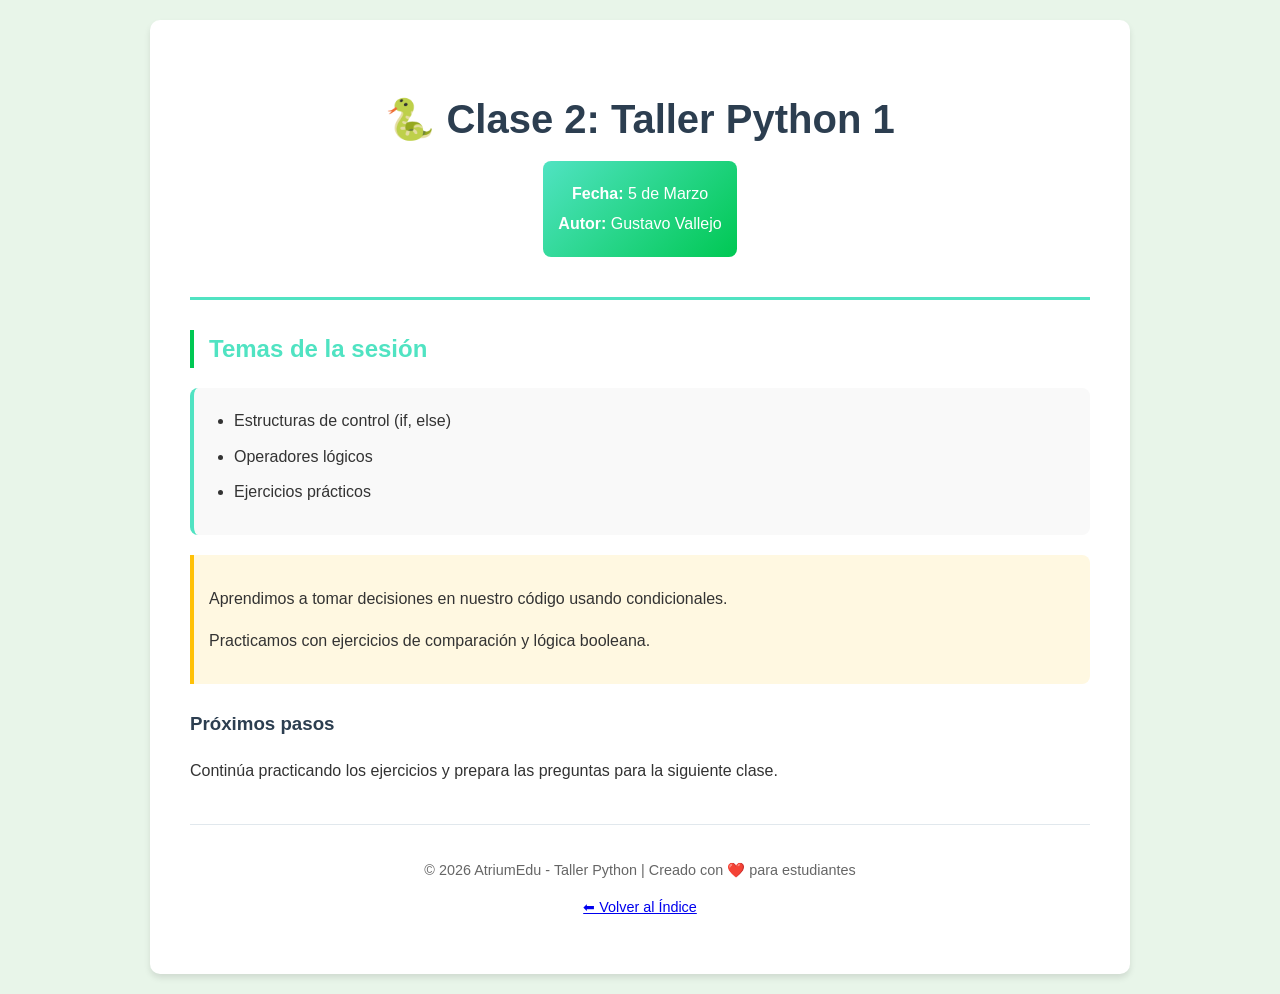
<file: output/clase_2.html>
<!DOCTYPE html>
<html lang="es">
<head>
    <meta charset="UTF-8">
    <meta name="viewport" content="width=device-width, initial-scale=1.0">
    <title>Clase 2: Taller Python 1</title>
    <link rel="stylesheet" href="../static/css/estilo.css">
</head>
<body class="clase-2">
    <div class="contenedor">
        <header>
            <h1>🐍 Clase 2: Taller Python 1</h1>
            <div class="info-meta">
                <p><strong>Fecha:</strong> 5 de Marzo</p>
                <p><strong>Autor:</strong> Gustavo Vallejo</p>
            </div>
        </header>
        
        <main>
            <h2>Temas de la sesión</h2>
            <ul>
                <li>Estructuras de control (if, else)</li><li>Operadores lógicos</li><li>Ejercicios prácticos</li>
            </ul>
            
            <div class="destacado">
                
            <p>Aprendimos a tomar decisiones en nuestro código usando condicionales.</p>
            <p>Practicamos con ejercicios de comparación y lógica booleana.</p>
        
            </div>
            
            <h3>Próximos pasos</h3>
            <p>Continúa practicando los ejercicios y prepara las preguntas para la siguiente clase.</p>
        </main>
        
        <footer>
            <p>© 2026 AtriumEdu - Taller Python | Creado con ❤️ para estudiantes</p>
            <p><a href="index.html">⬅ Volver al Índice</a></p>
        </footer>
    </div>
</body>
</html>
</file>
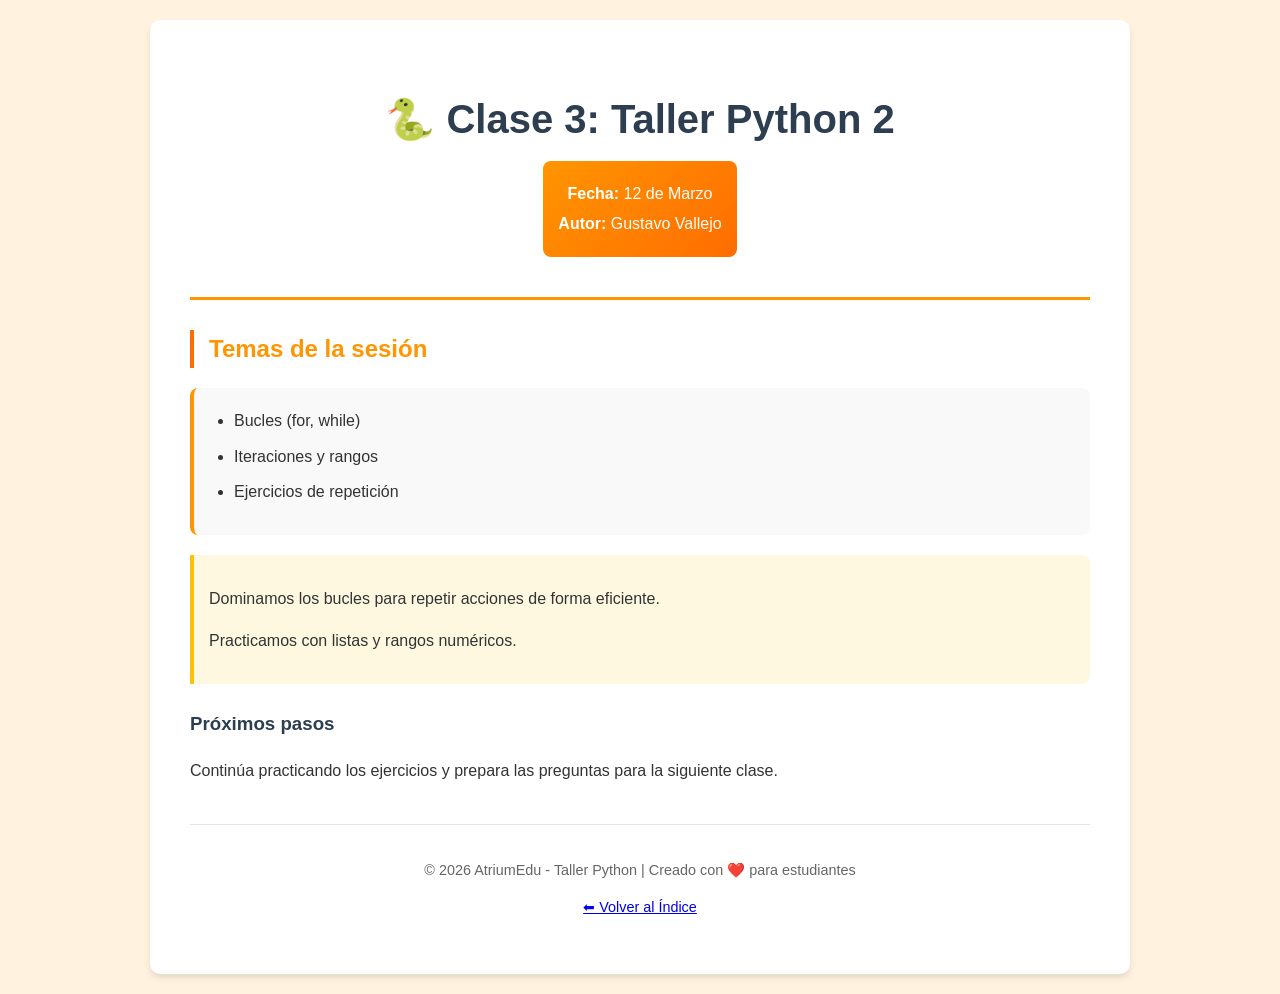
<file: output/clase_3.html>
<!DOCTYPE html>
<html lang="es">
<head>
    <meta charset="UTF-8">
    <meta name="viewport" content="width=device-width, initial-scale=1.0">
    <title>Clase 3: Taller Python 2</title>
    <link rel="stylesheet" href="../static/css/estilo.css">
</head>
<body class="clase-3">
    <div class="contenedor">
        <header>
            <h1>🐍 Clase 3: Taller Python 2</h1>
            <div class="info-meta">
                <p><strong>Fecha:</strong> 12 de Marzo</p>
                <p><strong>Autor:</strong> Gustavo Vallejo</p>
            </div>
        </header>
        
        <main>
            <h2>Temas de la sesión</h2>
            <ul>
                <li>Bucles (for, while)</li><li>Iteraciones y rangos</li><li>Ejercicios de repetición</li>
            </ul>
            
            <div class="destacado">
                
            <p>Dominamos los bucles para repetir acciones de forma eficiente.</p>
            <p>Practicamos con listas y rangos numéricos.</p>
        
            </div>
            
            <h3>Próximos pasos</h3>
            <p>Continúa practicando los ejercicios y prepara las preguntas para la siguiente clase.</p>
        </main>
        
        <footer>
            <p>© 2026 AtriumEdu - Taller Python | Creado con ❤️ para estudiantes</p>
            <p><a href="index.html">⬅ Volver al Índice</a></p>
        </footer>
    </div>
</body>
</html>
</file>
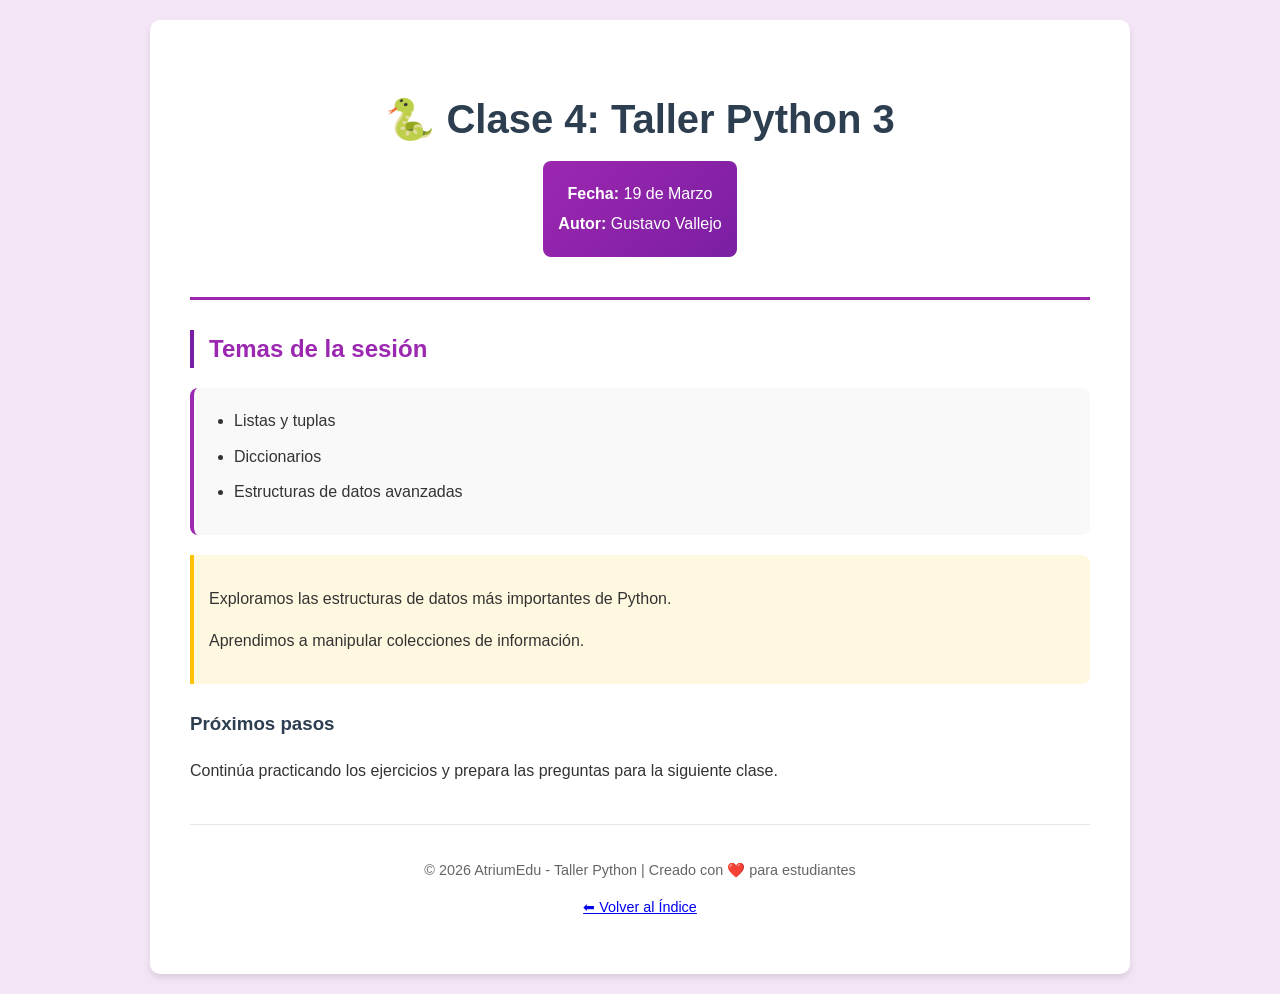
<file: output/clase_4.html>
<!DOCTYPE html>
<html lang="es">
<head>
    <meta charset="UTF-8">
    <meta name="viewport" content="width=device-width, initial-scale=1.0">
    <title>Clase 4: Taller Python 3</title>
    <link rel="stylesheet" href="../static/css/estilo.css">
</head>
<body class="clase-4">
    <div class="contenedor">
        <header>
            <h1>🐍 Clase 4: Taller Python 3</h1>
            <div class="info-meta">
                <p><strong>Fecha:</strong> 19 de Marzo</p>
                <p><strong>Autor:</strong> Gustavo Vallejo</p>
            </div>
        </header>
        
        <main>
            <h2>Temas de la sesión</h2>
            <ul>
                <li>Listas y tuplas</li><li>Diccionarios</li><li>Estructuras de datos avanzadas</li>
            </ul>
            
            <div class="destacado">
                
            <p>Exploramos las estructuras de datos más importantes de Python.</p>
            <p>Aprendimos a manipular colecciones de información.</p>
        
            </div>
            
            <h3>Próximos pasos</h3>
            <p>Continúa practicando los ejercicios y prepara las preguntas para la siguiente clase.</p>
        </main>
        
        <footer>
            <p>© 2026 AtriumEdu - Taller Python | Creado con ❤️ para estudiantes</p>
            <p><a href="index.html">⬅ Volver al Índice</a></p>
        </footer>
    </div>
</body>
</html>
</file>
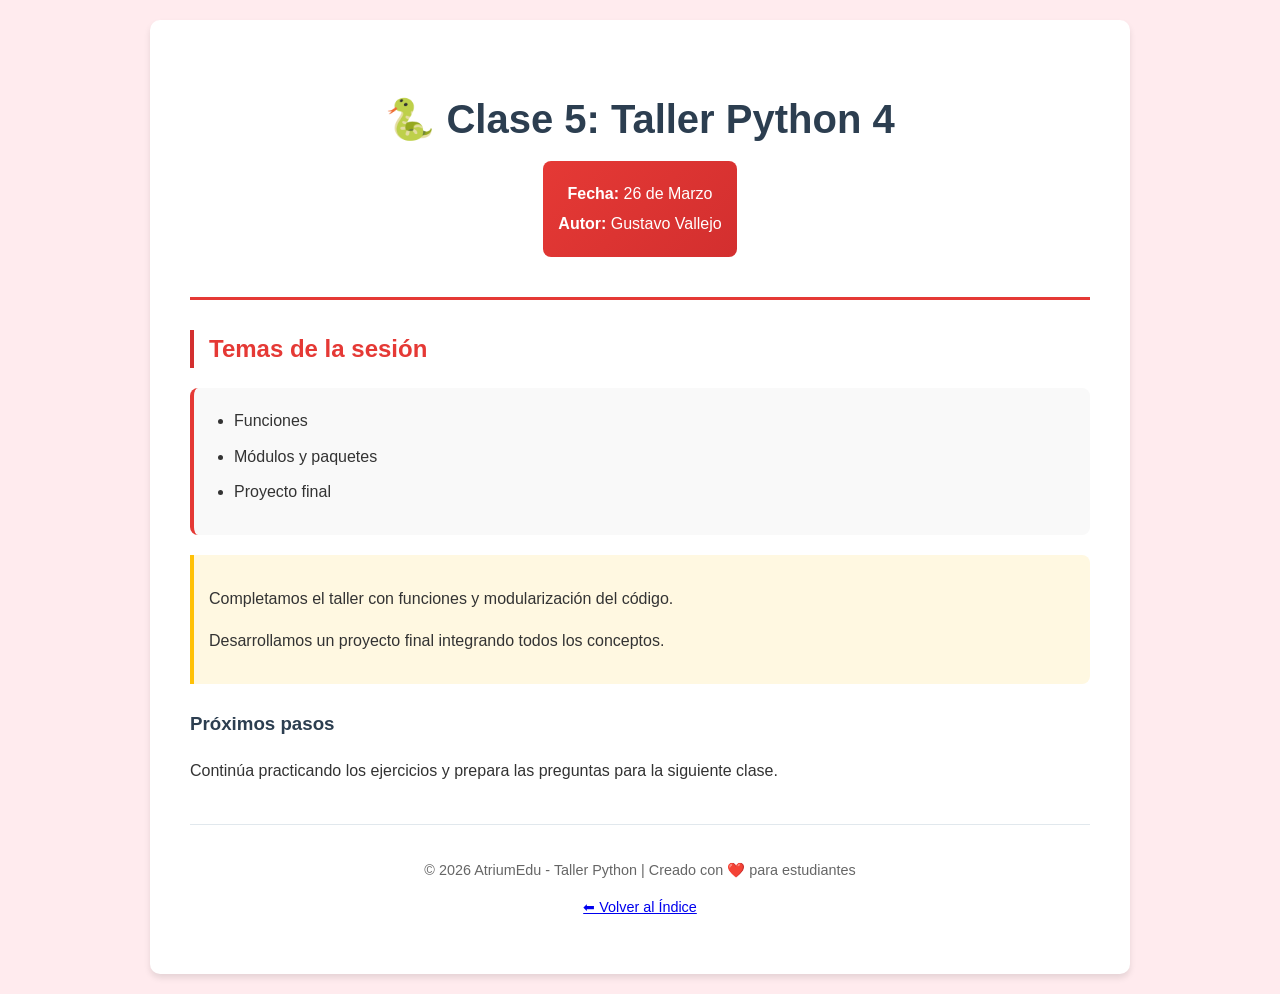
<file: output/clase_5.html>
<!DOCTYPE html>
<html lang="es">
<head>
    <meta charset="UTF-8">
    <meta name="viewport" content="width=device-width, initial-scale=1.0">
    <title>Clase 5: Taller Python 4</title>
    <link rel="stylesheet" href="../static/css/estilo.css">
</head>
<body class="clase-5">
    <div class="contenedor">
        <header>
            <h1>🐍 Clase 5: Taller Python 4</h1>
            <div class="info-meta">
                <p><strong>Fecha:</strong> 26 de Marzo</p>
                <p><strong>Autor:</strong> Gustavo Vallejo</p>
            </div>
        </header>
        
        <main>
            <h2>Temas de la sesión</h2>
            <ul>
                <li>Funciones</li><li>Módulos y paquetes</li><li>Proyecto final</li>
            </ul>
            
            <div class="destacado">
                
            <p>Completamos el taller con funciones y modularización del código.</p>
            <p>Desarrollamos un proyecto final integrando todos los conceptos.</p>
        
            </div>
            
            <h3>Próximos pasos</h3>
            <p>Continúa practicando los ejercicios y prepara las preguntas para la siguiente clase.</p>
        </main>
        
        <footer>
            <p>© 2026 AtriumEdu - Taller Python | Creado con ❤️ para estudiantes</p>
            <p><a href="index.html">⬅ Volver al Índice</a></p>
        </footer>
    </div>
</body>
</html>
</file>
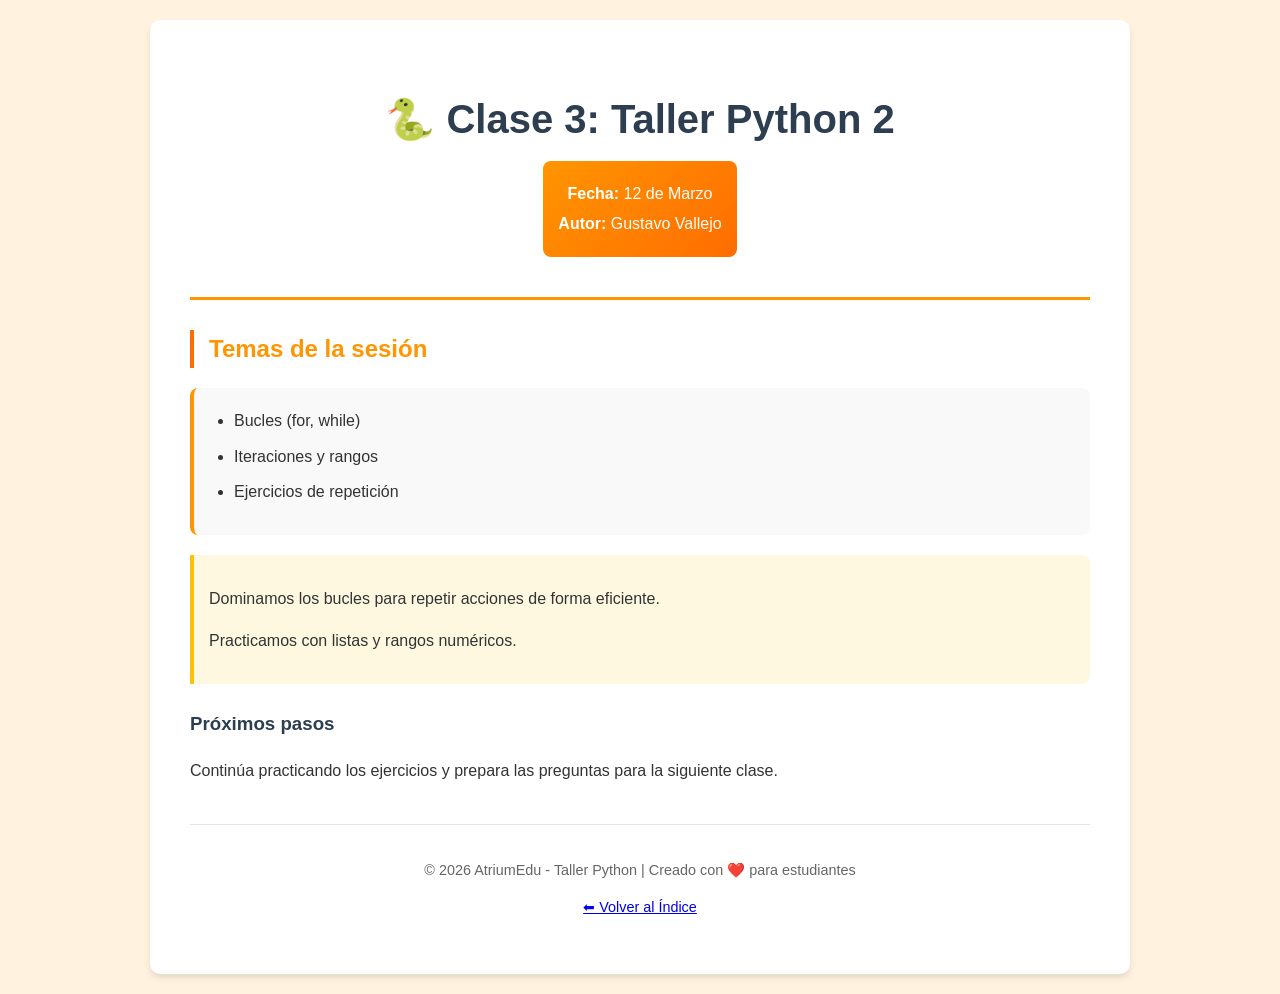
<file: output/colecciones.html>
<!DOCTYPE html>
<html lang="es">

<head>
    <meta charset="UTF-8">
    <meta name="viewport" content="width=device-width, initial-scale=1.0">
    <title>Clase 3: Taller Python 2</title>
    <link rel="stylesheet" href="../static/css/estilo.css">
</head>

<body class="clase-3">
    <div class="contenedor">
        <header>
            <h1>🐍 Clase 3: Taller Python 2</h1>
            <div class="info-meta">
                <p><strong>Fecha:</strong> 12 de Marzo</p>
                <p><strong>Autor:</strong> Gustavo Vallejo</p>
            </div>
        </header>

        <main>
            <h2>Temas de la sesión</h2>
            <ul>
                <li>Bucles (for, while)</li>
                <li>Iteraciones y rangos</li>
                <li>Ejercicios de repetición</li>
            </ul>

            <div class="destacado">

                <p>Dominamos los bucles para repetir acciones de forma eficiente.</p>
                <p>Practicamos con listas y rangos numéricos.</p>

            </div>

            <h3>Próximos pasos</h3>
            <p>Continúa practicando los ejercicios y prepara las preguntas para la siguiente clase.</p>
        </main>

        <footer>
            <p>© 2026 AtriumEdu - Taller Python | Creado con ❤️ para estudiantes</p>
            <p><a href="index.html">⬅ Volver al Índice</a></p>
        </footer>
    </div>
    <!-- Ojo JavaScript antes de cerrar body -->
    <script src="../static/js/main.js"></script>
    <script src="../static/js/nav.js"></script>
</body>

</html>
</file>
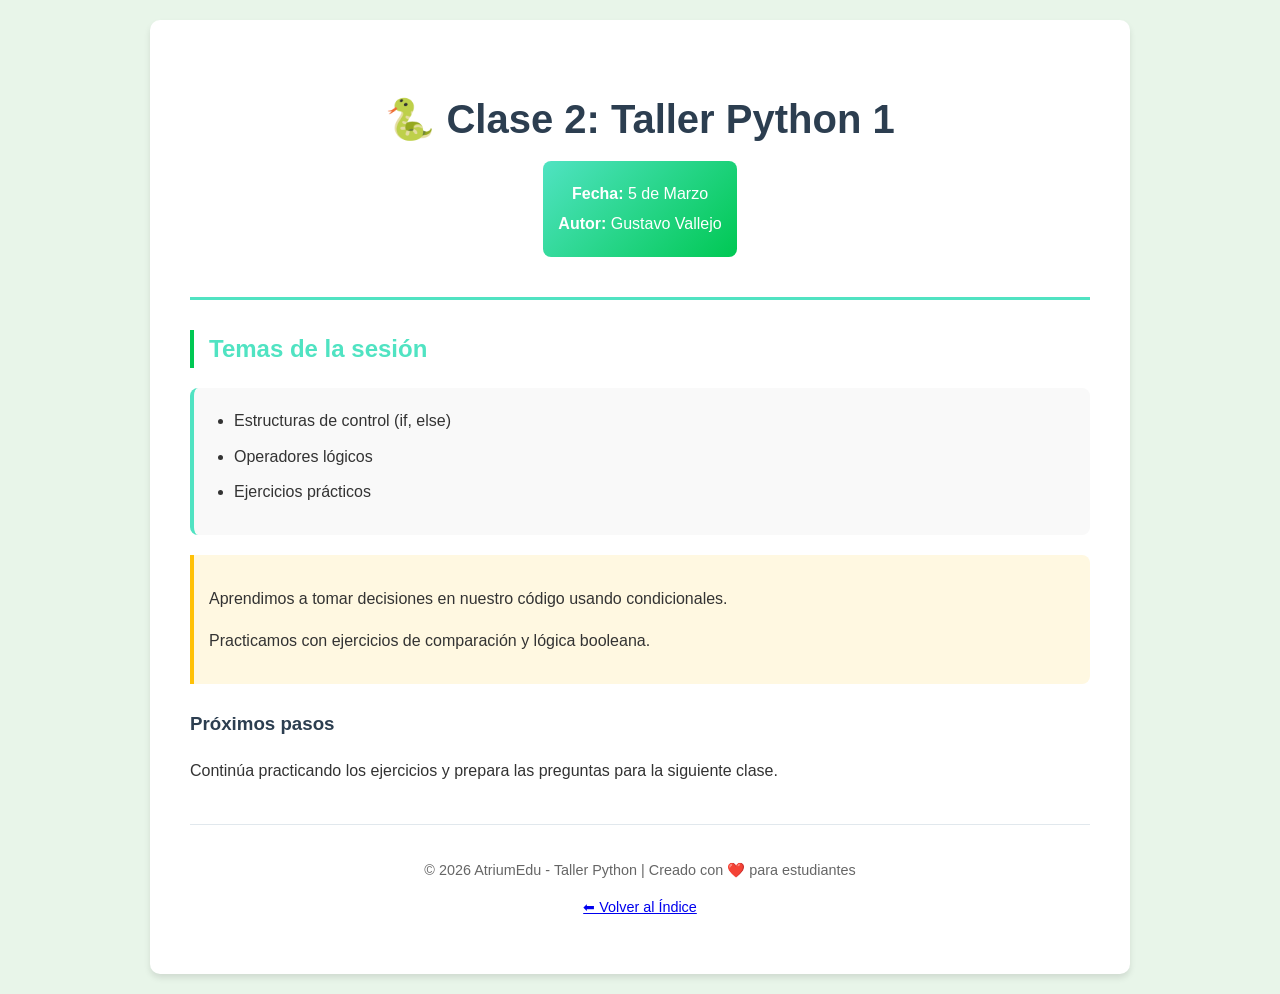
<file: output/estruCondicio.html>
<!DOCTYPE html>
<html lang="es">

<head>
    <meta charset="UTF-8">
    <meta name="viewport" content="width=device-width, initial-scale=1.0">
    <title>Clase 2: Taller Python 1</title>
    <link rel="stylesheet" href="../static/css/estilo.css">
</head>

<body class="clase-2">
    <div class="contenedor">
        <header>
            <h1>🐍 Clase 2: Taller Python 1</h1>
            <div class="info-meta">
                <p><strong>Fecha:</strong> 5 de Marzo</p>
                <p><strong>Autor:</strong> Gustavo Vallejo</p>
            </div>
        </header>

        <main>
            <h2>Temas de la sesión</h2>
            <ul>
                <li>Estructuras de control (if, else)</li>
                <li>Operadores lógicos</li>
                <li>Ejercicios prácticos</li>
            </ul>

            <div class="destacado">

                <p>Aprendimos a tomar decisiones en nuestro código usando condicionales.</p>
                <p>Practicamos con ejercicios de comparación y lógica booleana.</p>

            </div>

            <h3>Próximos pasos</h3>
            <p>Continúa practicando los ejercicios y prepara las preguntas para la siguiente clase.</p>
        </main>

        <footer>
            <p>© 2026 AtriumEdu - Taller Python | Creado con ❤️ para estudiantes</p>
            <p><a href="index.html">⬅ Volver al Índice</a></p>
        </footer>
    </div>
    <!-- Ojo JavaScript antes de cerrar body -->
    <script src="../static/js/main.js"></script>
    <script src="../static/js/nav.js"></script>
</body>

</html>
</file>
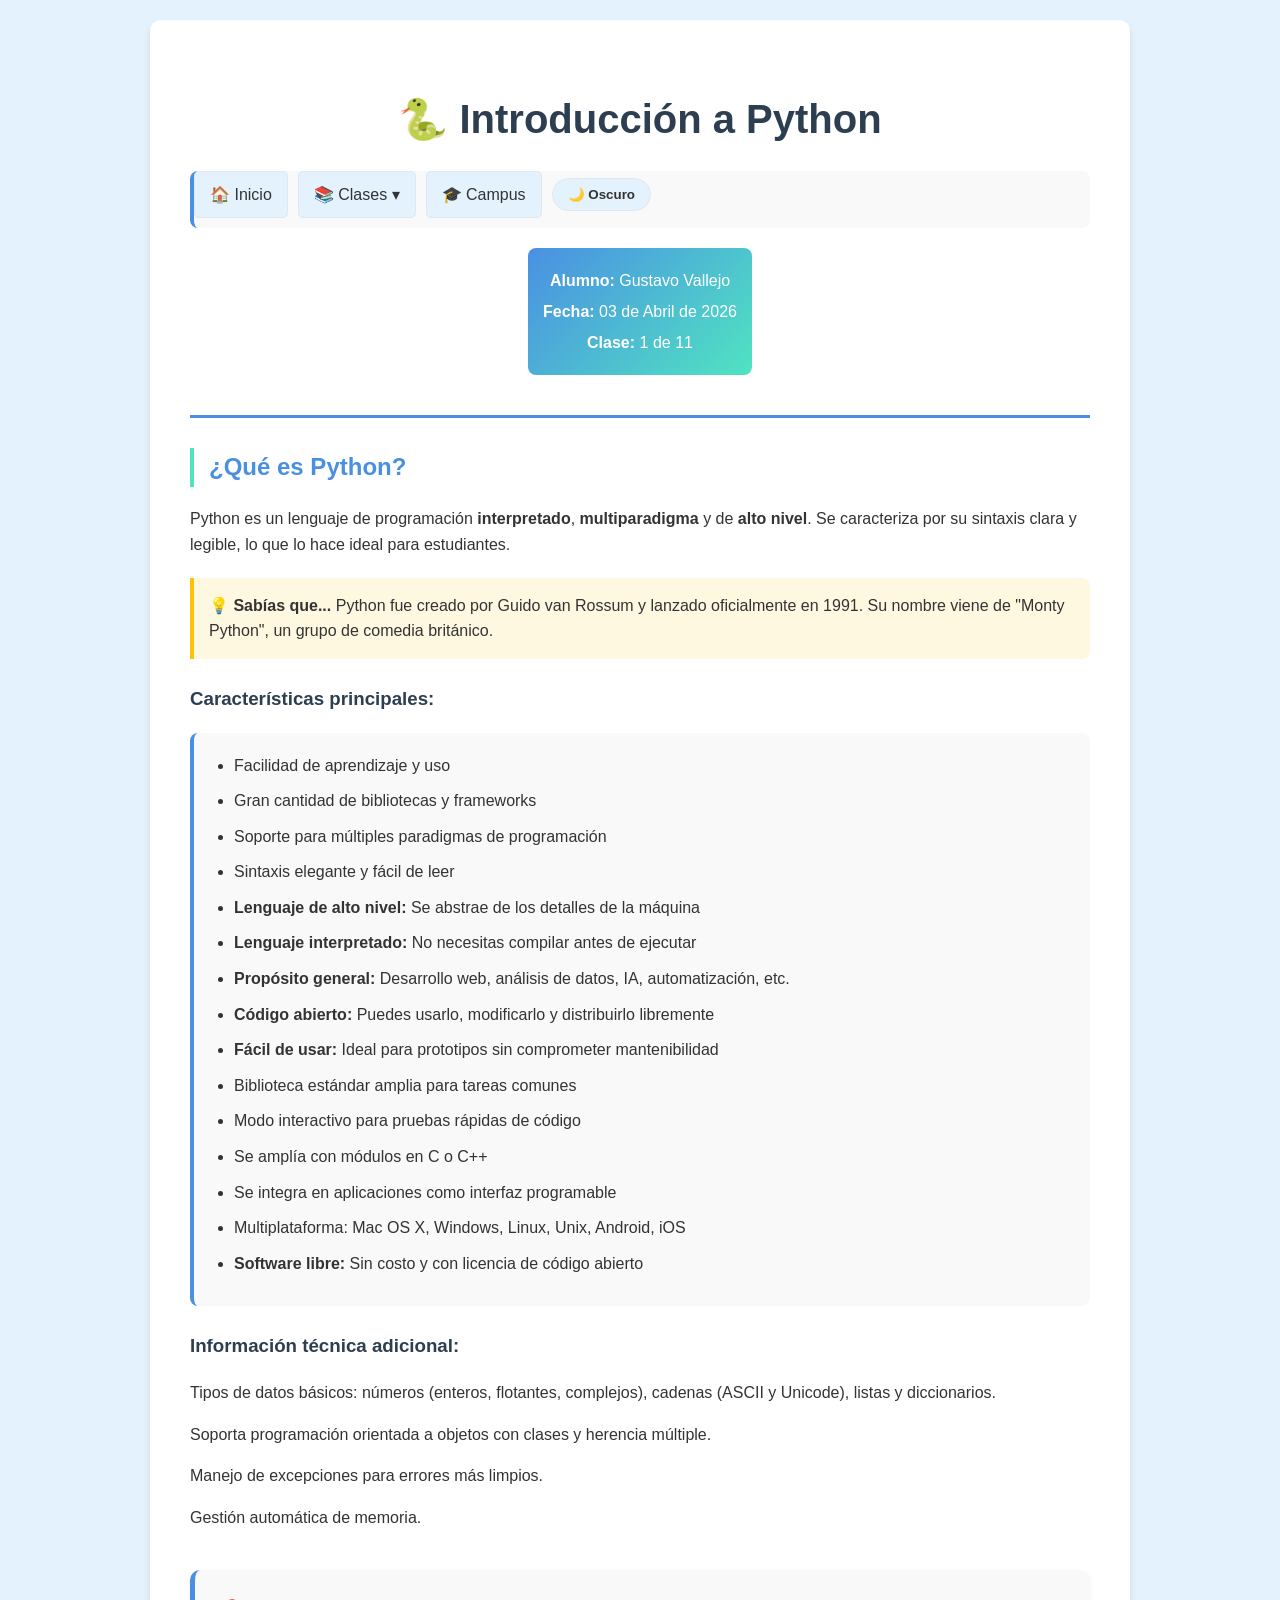
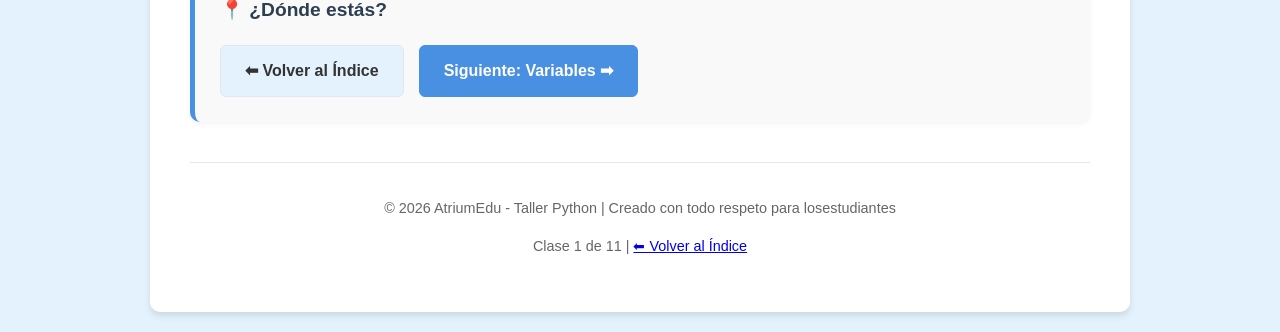
<file: output/introduccion.html>
<!DOCTYPE html>
<html lang="es">

<head>
    <meta charset="UTF-8">
    <meta name="viewport" content="width=device-width, initial-scale=1.0">
    <title>Introducción a Python - AtriumEdu</title>
    <link rel="shortcut icon" href="../static/icons/introduccionPython.ico" type="image/x-icon">
    <link rel="preconnect" href="https://fonts.googleapis.com">
    <link rel="preconnect" href="https://fonts.gstatic.com" crossorigin>
    <link rel="stylesheet" href="https://fonts.googleapis.com/css2?family=PT+Sans:wght@400;700&display=swap">
    <link rel="stylesheet" href="../static/css/estilo.css">
</head>

<body class="clase-1">
    <div class="contenedor">
        <header>
            <h1>🐍 Introducción a Python</h1>

            <!-- 🔥 Navegación (igual que index.html) -->
            <nav class="menu-principal">
                <ul>
                    <li><a href="index.html">🏠 Inicio</a></li>
                    <li class="dropdown">
                        <a href="#">📚 Clases ▾</a>
                        <div class="dropdown-content">
                            <a href="introduccion.html" class="activo">🐍 Introducción</a>
                            <a href="variables.html">🔢 Variables</a>
                            <a href="estruCondicio.html">🔀 Condicionales</a>
                            <a href="colecciones.html">📚 Colecciones</a>
                            <a href="listas.html">📋 Listas</a>
                            <a href="tuplas.html">🔗 Tuplas</a>
                            <a href="conjuntos.html">🧩 Conjuntos</a>
                            <a href="diccionarios.html">📖 Diccionarios</a>
                            <a href="bucles.html">🔁 Bucles</a>
                            <a href="patroMental.html">🧠 Patrones Mentales</a>
                            <a href="ejercicios.html">📝 Ejercicios</a>
                        </div>
                    </li>
                    <li><a href="https://campusatrium.com" target="_blank">🎓 Campus</a></li>
                    <!-- 🔥 Botón Modo Oscuro -->
                    <li>
                        <button id="theme-toggle" class="theme-toggle-btn">🌙 Oscuro</button>
                    </li>
                </ul>
            </nav>

            <div class="info-meta">
                <p><strong>Alumno:</strong> Gustavo Vallejo</p>
                <p><strong>Fecha:</strong> 03 de Abril de 2026</p>
                <p><strong>Clase:</strong> 1 de 11</p>
            </div>
        </header>

        <main>
            <h2>¿Qué es Python?</h2>
            <p>Python es un lenguaje de programación <strong>interpretado</strong>, <strong>multiparadigma</strong> y de
                <strong>alto nivel</strong>. Se caracteriza por su sintaxis clara y legible, lo que lo hace ideal para
                estudiantes.
            </p>

            <div class="destacado">
                <strong>💡 Sabías que...</strong> Python fue creado por Guido van Rossum y lanzado oficialmente en 1991.
                Su nombre viene de "Monty Python", un grupo de comedia británico.
            </div>

            <h3>Características principales:</h3>
            <ul>
                <li>Facilidad de aprendizaje y uso</li>
                <li>Gran cantidad de bibliotecas y frameworks</li>
                <li>Soporte para múltiples paradigmas de programación</li>
                <li>Sintaxis elegante y fácil de leer</li>
                <li><strong>Lenguaje de alto nivel:</strong> Se abstrae de los detalles de la máquina</li>
                <li><strong>Lenguaje interpretado:</strong> No necesitas compilar antes de ejecutar</li>
                <li><strong>Propósito general:</strong> Desarrollo web, análisis de datos, IA, automatización, etc.</li>
                <li><strong>Código abierto:</strong> Puedes usarlo, modificarlo y distribuirlo libremente</li>
                <li><strong>Fácil de usar:</strong> Ideal para prototipos sin comprometer mantenibilidad</li>
                <li>Biblioteca estándar amplia para tareas comunes</li>
                <li>Modo interactivo para pruebas rápidas de código</li>
                <li>Se amplía con módulos en C o C++</li>
                <li>Se integra en aplicaciones como interfaz programable</li>
                <li>Multiplataforma: Mac OS X, Windows, Linux, Unix, Android, iOS</li>
                <li><strong>Software libre:</strong> Sin costo y con licencia de código abierto</li>
            </ul>

            <h3>Información técnica adicional:</h3>
            <p>Tipos de datos básicos: números (enteros, flotantes, complejos), cadenas (ASCII y Unicode), listas y
                diccionarios.</p>
            <p>Soporta programación orientada a objetos con clases y herencia múltiple.</p>
            <p>Manejo de excepciones para errores más limpios.</p>
            <p>Gestión automática de memoria.</p>

            <!-- 🔥 Navegación al final de la clase -->
            <div class="navegacion-clase">
                <h3>📍 ¿Dónde estás?</h3>
                <div class="navegacion-botones">
                    <a href="index.html" class="btn-nav btn-volver">
                        ⬅ Volver al Índice
                    </a>
                    <a href="variables.html" class="btn-nav btn-siguiente">
                        Siguiente: Variables ➡
                    </a>
                </div>
            </div>
        </main>

        <footer>
            <p>© 2026 AtriumEdu - Taller Python | Creado con todo respeto para losestudiantes</p>
            <p>Clase 1 de 11 | <a href="index.html">⬅ Volver al Índice</a></p>
        </footer>
    </div>

    <!-- Scripts -->
    <script src="../static/js/main.js"></script>
    <script src="../static/js/nav.js"></script>
</body>

</html>
</file>
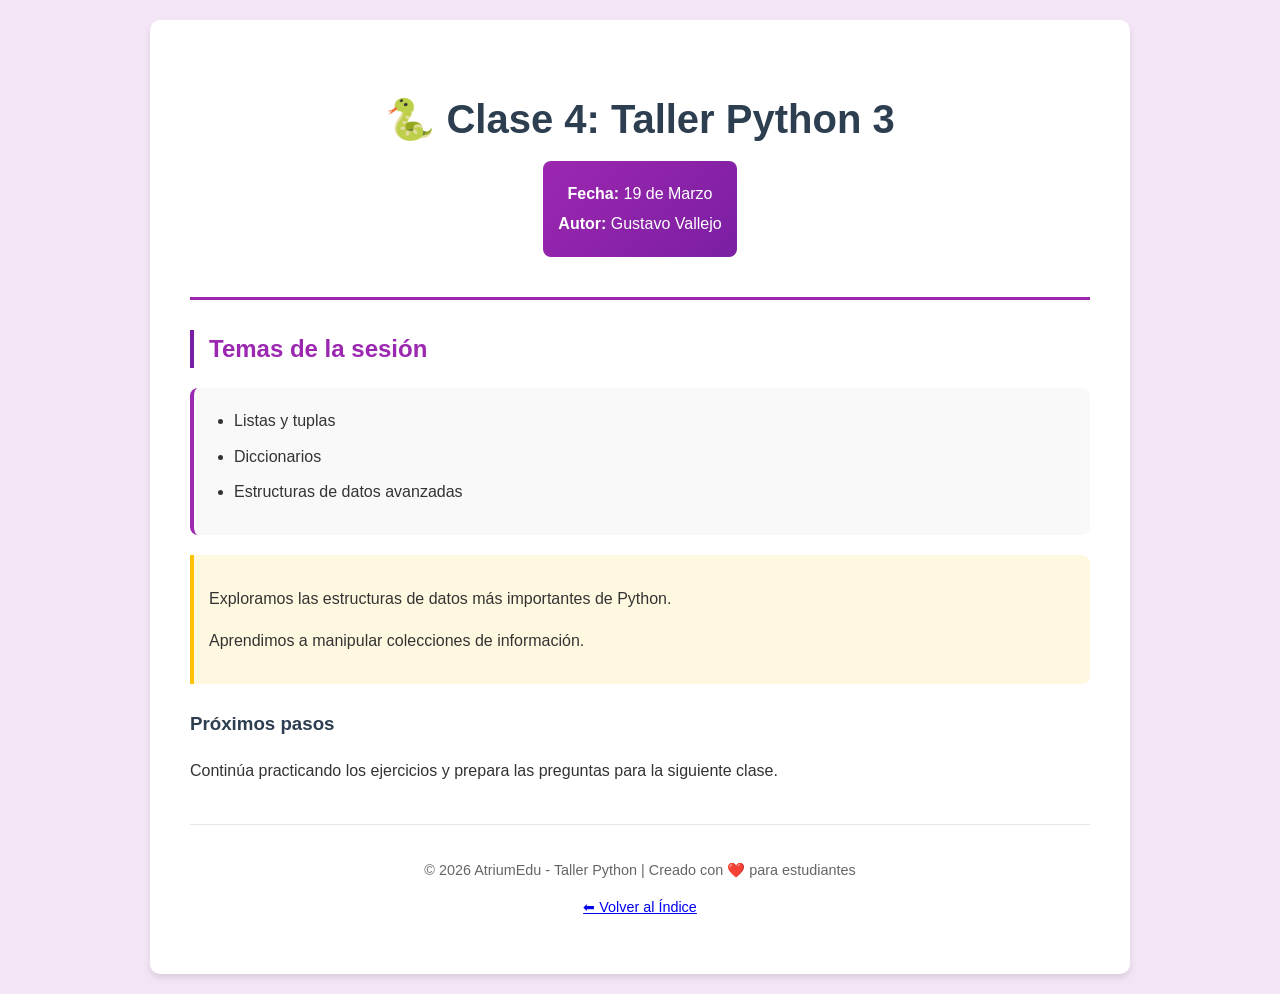
<file: output/listas.html>
<!DOCTYPE html>
<html lang="es">

<head>
    <meta charset="UTF-8">
    <meta name="viewport" content="width=device-width, initial-scale=1.0">
    <title>Clase 4: Taller Python 3</title>
    <link rel="stylesheet" href="../static/css/estilo.css">
</head>

<body class="clase-4">
    <div class="contenedor">
        <header>
            <h1>🐍 Clase 4: Taller Python 3</h1>
            <div class="info-meta">
                <p><strong>Fecha:</strong> 19 de Marzo</p>
                <p><strong>Autor:</strong> Gustavo Vallejo</p>
            </div>
        </header>

        <main>
            <h2>Temas de la sesión</h2>
            <ul>
                <li>Listas y tuplas</li>
                <li>Diccionarios</li>
                <li>Estructuras de datos avanzadas</li>
            </ul>

            <div class="destacado">

                <p>Exploramos las estructuras de datos más importantes de Python.</p>
                <p>Aprendimos a manipular colecciones de información.</p>

            </div>

            <h3>Próximos pasos</h3>
            <p>Continúa practicando los ejercicios y prepara las preguntas para la siguiente clase.</p>
        </main>

        <footer>
            <p>© 2026 AtriumEdu - Taller Python | Creado con ❤️ para estudiantes</p>
            <p><a href="index.html">⬅ Volver al Índice</a></p>
        </footer>
    </div>
    <!-- Ojo JavaScript antes de cerrar body -->
    <script src="../static/js/main.js"></script>
    <script src="../static/js/nav.js"></script>
</body>

</html>
</file>
<file: static/css/estilo.css>
/* ============================================
   ESTILO PARA ATRIUMEDU - TALLER PYTHON
   ============================================ */

/* --- Variables por defecto --- */
:root {
    --color-primario: #4A90E2;
    --color-secundario: #50E3C2;
    --color-fondo: #F5F7FA;
    --color-texto: #333333;
    --color-titulo: #2C3E50;
    --color-borde: #E1E8ED;
}

/* --- Estilos generales --- */
body {
    font-family: 'Segoe UI', Tahoma, Geneva, Verdana, sans-serif;
    line-height: 1.6;
    color: var(--color-texto);
    background-color: var(--color-fondo);
    margin: 0;
    padding: 20px;
    transition: all 0.3s ease;
}

/* ==================== NAV PRINCIPAL ==================== */
.menu-principal {
    margin: 20px 0;
    padding: 0;
    overflow: visible !important;
    position: relative;
    z-index: 1000;
}

.menu-principal ul {
    list-style: none;
    padding: 0;
    margin: 0;
    display: flex;
    gap: 10px;
    align-items: center;
}

.menu-principal li {
    position: relative;
}

.menu-principal a {
    display: block;
    padding: 10px 15px;
    background: var(--color-fondo);
    color: var(--color-texto);
    text-decoration: none;
    border-radius: 5px;
    border: 1px solid var(--color-borde);
    transition: all 0.3s ease;
    cursor: pointer;
}

.menu-principal a:hover {
    background: var(--color-primario);
    color: white;
}

.menu-principal a.activo {
    background: var(--color-primario);
    color: white;
    border-color: var(--color-primario);
}

/* ==================== DROPDOWN (CORREGIDO) ==================== */
.dropdown-content {
    display: none;
    position: absolute;
    top: 100%;
    left: 0;
    background: white;
    min-width: 250px;
    max-height: 400px;
    overflow-y: auto;
    box-shadow: 0 8px 16px rgba(0, 0, 0, 0.2);
    border-radius: 5px;
    z-index: 100000;
    margin-top: 5px;
    border: 1px solid var(--color-borde);
    opacity: 0;
    visibility: hidden;
    transform: translateY(-10px);
    transition: all 0.3s ease;
}

.dropdown:hover .dropdown-content {
    display: block;
    opacity: 1;
    visibility: visible;
    transform: translateY(0);
}

.dropdown-content a {
    padding: 12px 16px;
    border-radius: 0;
    border: none;
    border-bottom: 1px solid var(--color-borde);
    display: block;
    position: relative;
    transition: all 0.2s ease;
}

.dropdown-content a:last-child {
    border-bottom: none;
}

.dropdown-content a:hover {
    background: var(--color-fondo);
    padding-left: 20px;
    color: var(--color-primario);
}

.dropdown-content a::before {
    content: '';
    position: absolute;
    left: 0;
    top: 0;
    height: 100%;
    width: 0;
    background: var(--color-primario);
    opacity: 0.1;
    transition: width 0.2s ease;
    border-radius: 5px 0 0 5px;
}

.dropdown-content a:hover::before {
    width: 100%;
}

/* ==================== CONTENEDORES ==================== */
.contenedor {
    max-width: 900px;
    margin: 0 auto;
    background: white;
    padding: 40px;
    border-radius: 10px;
    box-shadow: 0 4px 6px rgba(0, 0, 0, 0.1);
    overflow: visible !important;
}

header {
    text-align: center;
    border-bottom: 3px solid var(--color-primario);
    padding-bottom: 20px;
    margin-bottom: 30px;
    overflow: visible !important;
}

h1 {
    color: var(--color-titulo);
    font-size: 2.5em;
    margin-bottom: 10px;
}

h2 {
    color: var(--color-primario);
    border-left: 4px solid var(--color-secundario);
    padding-left: 15px;
    margin-top: 30px;
}

h3 {
    color: var(--color-titulo);
    margin-top: 25px;
}

.info-meta {
    background: linear-gradient(135deg, var(--color-primario), var(--color-secundario));
    color: white;
    padding: 15px;
    border-radius: 8px;
    display: inline-block;
    margin-bottom: 20px;
}

.info-meta p {
    margin: 5px 0;
}

ul {
    background: #f9f9f9;
    padding: 20px 20px 20px 40px;
    border-radius: 8px;
    border-left: 4px solid var(--color-primario);
}

li {
    margin-bottom: 10px;
    transition: transform 0.2s;
}

li:hover {
    transform: translateX(5px);
    color: var(--color-primario);
}

.destacado {
    background: #FFF8E1;
    border-left: 4px solid #FFC107;
    padding: 15px;
    margin: 20px 0;
    border-radius: 0 8px 8px 0;
}

footer {
    text-align: center;
    margin-top: 40px;
    padding-top: 20px;
    border-top: 1px solid var(--color-borde);
    color: #666;
    font-size: 0.9em;
}

/* ==================== PALETAS DE COLORES POR CLASE ==================== */
body.clase-1 {
    --color-primario: #4A90E2;
    --color-secundario: #50E3C2;
    --color-fondo: #E3F2FD;
}

body.clase-2 {
    --color-primario: #50E3C2;
    --color-secundario: #00C853;
    --color-fondo: #E8F5E9;
}

body.clase-3 {
    --color-primario: #FF9500;
    --color-secundario: #FF6D00;
    --color-fondo: #FFF3E0;
}

body.clase-4 {
    --color-primario: #9C27B0;
    --color-secundario: #7B1FA2;
    --color-fondo: #F3E5F5;
}

body.clase-5 {
    --color-primario: #E53935;
    --color-secundario: #D32F2F;
    --color-fondo: #FFEBEE;
}

/* ==================== ESTILOS PARA EL ÍNDICE ==================== */
body.clase-index {
    background-color: #F0F2F5;
}

body.clase-index .contenedor {
    background: transparent;
    box-shadow: none;
    padding: 0;
}

body.clase-index header {
    background: white;
    padding: 30px;
    border-radius: 10px;
    box-shadow: 0 2px 4px rgba(0, 0, 0, 0.05);
    margin-bottom: 30px;
}

body.clase-index footer {
    margin-top: 50px;
    padding: 20px;
    background: white;
    border-radius: 10px;
    box-shadow: 0 2px 4px rgba(0, 0, 0, 0.05);
}

.grid-clases {
    display: grid;
    grid-template-columns: repeat(auto-fit, minmax(280px, 1fr));
    gap: 20px;
    margin-top: 30px;
}

.card {
    background: white;
    border-radius: 10px;
    overflow: hidden;
    box-shadow: 0 4px 6px rgba(0, 0, 0, 0.1);
    transition: transform 0.3s ease, box-shadow 0.3s ease;
    border: 1px solid var(--color-borde);
}

.card:hover {
    transform: translateY(-5px);
    box-shadow: 0 8px 15px rgba(0, 0, 0, 0.15);
}

.card-header {
    padding: 15px;
    color: white;
    display: flex;
    justify-content: space-between;
    align-items: center;
}

.card-header h3 {
    margin: 0;
    font-size: 1.2em;
}

.card-header span {
    font-size: 0.9em;
    opacity: 0.9;
}

.card-body {
    padding: 20px;
}

.card-body h4 {
    margin-top: 0;
    color: var(--color-titulo);
}

.card-body p {
    color: #666;
    font-size: 0.95em;
    margin-bottom: 20px;
}

.btn {
    display: inline-block;
    padding: 10px 20px;
    border-radius: 5px;
    text-decoration: none;
    font-weight: bold;
    transition: background 0.3s ease;
    color: white;
    width: 100%;
    text-align: center;
    box-sizing: border-box;
}

.btn:hover {
    opacity: 0.9;
}

/* Colores específicos para las 11 clases */
.card-header.clase-1 {
    background: #4A90E2;
}

.card-header.clase-2 {
    background: #50E3C2;
}

.card-header.clase-3 {
    background: #F5A623;
}

.card-header.clase-4 {
    background: #7ED321;
}

.card-header.clase-5 {
    background: #BD10E0;
}

.card-header.clase-6 {
    background: #9013FE;
}

.card-header.clase-7 {
    background: #F8E71C;
}

.card-header.clase-8 {
    background: #B8E986;
}

.card-header.clase-9 {
    background: #FD5E53;
}

.card-header.clase-10 {
    background: #FD9E53;
}

.card-header.clase-11 {
    background: #FD539A;
}

.btn-clase-1 {
    background: #4A90E2;
    color: white;
}

.btn-clase-2 {
    background: #50E3C2;
    color: white;
}

.btn-clase-3 {
    background: #F5A623;
    color: white;
}

.btn-clase-4 {
    background: #7ED321;
    color: white;
}

.btn-clase-5 {
    background: #BD10E0;
    color: white;
}

.btn-clase-6 {
    background: #9013FE;
    color: white;
}

.btn-clase-7 {
    background: #F8E71C;
    color: black;
}

.btn-clase-8 {
    background: #B8E986;
    color: black;
}

.btn-clase-9 {
    background: #FD5E53;
    color: white;
}

.btn-clase-10 {
    background: #FD9E53;
    color: white;
}

.btn-clase-11 {
    background: #FD539A;
    color: white;
}

/* ==================== IMÁGENES ==================== */
.img-perfil {
    display: block;
    max-width: 300px;
    width: 100%;
    height: auto;
    margin: 20px auto;
    border-radius: 8px;
    box-shadow: 0 4px 6px rgba(0, 0, 0, 0.1);
}

/* ==================== LISTA DE TEMAS ==================== */
.lista-temas {
    column-count: 2;
    column-gap: 40px;
}

.lista-temas li {
    break-inside: avoid;
    margin-bottom: 10px;
}

/* ==================== RESPONSIVE ==================== */
@media (max-width: 768px) {
    .contenedor {
        padding: 20px;
    }

    h1 {
        font-size: 2em;
    }

    .img-perfil {
        max-width: 200px;
        margin: 15px auto;
    }

    .menu-principal ul {
        flex-direction: column;
        width: 100%;
    }

    .menu-principal li {
        width: 100%;
    }

    .dropdown-content {
        position: static;
        min-width: 100%;
        max-height: 300px;
        overflow-y: auto;
        box-shadow: none;
        border: none;
        background: var(--color-fondo);
    }

    .dropdown-content a {
        padding-left: 30px;
    }

    .grid-clases {
        grid-template-columns: 1fr;
    }
}

/* ============================================
   FUNCIONALIDADES EXTRA: BUSCADOR Y MODO OSCURO
   ============================================ */

/* --- Estilos del Buscador --- */
.search-container {
    margin: 20px 0 30px 0;
    position: relative;
    max-width: 500px;
    margin-left: auto;
    margin-right: auto;
}

#search-input {
    width: 100%;
    padding: 12px 20px;
    font-size: 1rem;
    border: 2px solid var(--color-borde);
    border-radius: 25px;
    background: white;
    color: var(--color-texto);
    outline: none;
    transition: all 0.3s ease;
    box-shadow: 0 2px 5px rgba(0, 0, 0, 0.05);
}

#search-input:focus {
    border-color: var(--color-primario);
    box-shadow: 0 0 0 3px rgba(74, 144, 226, 0.2);
}

#search-input::placeholder {
    color: #aaa;
}

/* Botón de Modo Oscuro */
.theme-toggle-btn {
    background: var(--color-fondo);
    border: 1px solid var(--color-borde);
    padding: 8px 15px;
    border-radius: 20px;
    cursor: pointer;
    font-weight: bold;
    color: var(--color-texto);
    transition: all 0.3s ease;
    display: inline-flex;
    align-items: center;
    gap: 5px;
}

.theme-toggle-btn:hover {
    background: var(--color-primario);
    color: white;
    border-color: var(--color-primario);
}

/* --- MODO OSCURO (Clases) --- */
body.dark-mode {
    --color-fondo: #121212;
    --color-texto: #e0e0e0;
    --color-titulo: #ffffff;
    --color-borde: #333333;
    background-color: #121212;
}

body.dark-mode .contenedor {
    background: #1e1e1e;
    box-shadow: 0 4px 10px rgba(0, 0, 0, 0.5);
}

body.dark-mode header {
    background: #252525;
    border-bottom-color: #444;
}

body.dark-mode .info-meta {
    background: linear-gradient(135deg, #3a7bc8, #2c3e50);
}

body.dark-mode .card {
    background: #252525;
    border-color: #333;
    box-shadow: 0 4px 6px rgba(0, 0, 0, 0.3);
}

body.dark-mode .card-body h4 {
    color: #fff;
}

body.dark-mode .card-body p {
    color: #bbb;
}

body.dark-mode .dropdown-content {
    background: #252525;
    border-color: #444;
}

body.dark-mode .dropdown-content a {
    color: #e0e0e0;
    border-bottom-color: #333;
}

body.dark-mode .dropdown-content a:hover {
    background: #333;
    color: var(--color-primario);
}

body.dark-mode footer {
    background: #252525;
    border-top-color: #333;
    color: #aaa;
}

body.dark-mode #search-input {
    background: #252525;
    color: #fff;
    border-color: #444;
}

body.dark-mode #search-input:focus {
    border-color: var(--color-primario);
}

body.dark-mode .lista-temas li {
    background: #252525;
    color: #ddd;
}

/* Animación suave al filtrar */
.card {
    transition: all 0.3s ease;
}

/* ==================== NAVEGACIÓN ENTRE CLASES ==================== */
.navegacion-clase {
    margin-top: 40px;
    padding: 25px;
    background: #f9f9f9;
    border-radius: 10px;
    border-left: 5px solid var(--color-primario);
    box-shadow: 0 2px 5px rgba(0, 0, 0, 0.05);
}

.navegacion-clase h3 {
    margin-top: 0;
    color: var(--color-titulo);
    font-size: 1.2em;
}

.navegacion-botones {
    display: flex;
    gap: 15px;
    flex-wrap: wrap;
    margin-top: 15px;
}

.btn-nav {
    display: inline-flex;
    align-items: center;
    padding: 12px 24px;
    border-radius: 6px;
    text-decoration: none;
    font-weight: bold;
    transition: all 0.3s ease;
    font-size: 1rem;
}

.btn-volver {
    background: var(--color-fondo);
    color: var(--color-texto);
    border: 1px solid var(--color-borde);
}

.btn-volver:hover {
    background: var(--color-primario);
    color: white;
    transform: translateX(-3px);
}

.btn-siguiente {
    background: var(--color-primario);
    color: white;
    border: 1px solid var(--color-primario);
}

.btn-siguiente:hover {
    background: var(--color-secundario);
    transform: translateX(3px);
    box-shadow: 0 4px 8px rgba(0, 0, 0, 0.15);
}

/* Responsive */
@media (max-width: 600px) {
    .navegacion-clase {
        padding: 15px;
    }

    .navegacion-botones {
        flex-direction: column;
    }

    .btn-nav {
        width: 100%;
        justify-content: center;
    }
}

/* Clase activa en dropdown */
.dropdown-content a.activo {
    background: var(--color-primario);
    color: white;
    border-left: 3px solid var(--color-secundario);
}

/* ==================== DROPDOWN OPTIMIZADO (FIX PARPADEO) ==================== */

/* Contenedor del botón */
.dropdown {
    position: relative;
    /* 🔥 IMPORTANTE: El dropdown se posiciona relativo a esto */
    cursor: pointer;
}

/* El contenido del dropdown */
.dropdown-content {
    display: none;
    /* Oculto por defecto */
    position: absolute;
    top: 100%;
    /* Justo debajo del botón */
    left: 0;
    /* Alineado a la izquierda del botón */
    background: white;
    min-width: 260px;
    max-height: 400px;
    overflow-y: auto;
    box-shadow: 0 8px 16px rgba(0, 0, 0, 0.2);
    border-radius: 5px;
    z-index: 100000;
    /* Muy alto */
    margin-top: 5px;
    border: 1px solid var(--color-borde);

    /* Animación suave */
    opacity: 0;
    visibility: hidden;
    transform: translateY(-10px);
    transition: opacity 0.2s ease, transform 0.2s ease, visibility 0.2s;
}

/* Clase para mostrar (controlada por JS) */
.dropdown-content.show {
    display: block;
    opacity: 1;
    visibility: visible;
    transform: translateY(0);
}

/* Estilos de los enlaces dentro del dropdown */
.dropdown-content a {
    padding: 12px 16px;
    border-bottom: 1px solid var(--color-borde);
    display: block;
    text-decoration: none;
    color: var(--color-texto);
    transition: background 0.2s;
}

.dropdown-content a:last-child {
    border-bottom: none;
}

.dropdown-content a:hover {
    background: var(--color-fondo);
    padding-left: 20px;
    color: var(--color-primario);
}

/* Asegurar que el header no corte el dropdown */
header {
    overflow: visible !important;
}

.contenedor {
    overflow: visible !important;
}

/* ==================== BARRA DE PROGRESO ==================== */
.progreso-container {
    margin: 20px auto;
    max-width: 500px;
    padding: 20px;
    background: white;
    border-radius: 10px;
    box-shadow: 0 2px 5px rgba(0, 0, 0, 0.1);
}

body.dark-mode .progreso-container {
    background: #252525;
}

.progreso-info {
    display: flex;
    justify-content: space-between;
    margin-bottom: 10px;
    font-weight: bold;
    color: var(--color-titulo);
}

.barra-progreso {
    width: 100%;
    height: 25px;
    background: #e0e0e0;
    border-radius: 12px;
    overflow: hidden;
    box-shadow: inset 0 1px 3px rgba(0, 0, 0, 0.2);
}

body.dark-mode .barra-progreso {
    background: #333;
}

.barra-llena {
    height: 100%;
    background: linear-gradient(90deg, var(--color-primario), var(--color-secundario));
    transition: width 0.5s ease;
    border-radius: 12px;
}

.btn-reset {
    margin-top: 15px;
    padding: 8px 16px;
    background: var(--color-fondo);
    border: 1px solid var(--color-borde);
    border-radius: 5px;
    cursor: pointer;
    font-size: 0.9em;
    color: var(--color-texto);
    transition: all 0.3s;
}

.btn-reset:hover {
    background: #ff6b6b;
    color: white;
    border-color: #ff6b6b;
}

/* ==================== BARRA DE PROGRESO ==================== */
.progreso-container {
    margin: 20px auto;
    max-width: 500px;
    padding: 20px;
    background: white;
    border-radius: 10px;
    box-shadow: 0 2px 5px rgba(0, 0, 0, 0.1);
}

body.dark-mode .progreso-container {
    background: #252525;
}

.progreso-info {
    display: flex;
    justify-content: space-between;
    margin-bottom: 10px;
    font-weight: bold;
    color: var(--color-titulo);
}

.barra-progreso {
    width: 100%;
    height: 25px;
    background: #e0e0e0;
    border-radius: 12px;
    overflow: hidden;
    box-shadow: inset 0 1px 3px rgba(0, 0, 0, 0.2);
}

body.dark-mode .barra-progreso {
    background: #333;
}

.barra-llena {
    height: 100%;
    background: linear-gradient(90deg, var(--color-primario), var(--color-secundario));
    transition: width 0.5s ease;
    border-radius: 12px;
}

.btn-reset {
    margin-top: 15px;
    padding: 8px 16px;
    background: var(--color-fondo);
    border: 1px solid var(--color-borde);
    border-radius: 5px;
    cursor: pointer;
    font-size: 0.9em;
    color: var(--color-texto);
    transition: all 0.3s;
}

.btn-reset:hover {
    background: #ff6b6b;
    color: white;
    border-color: #ff6b6b;
}
</file>
